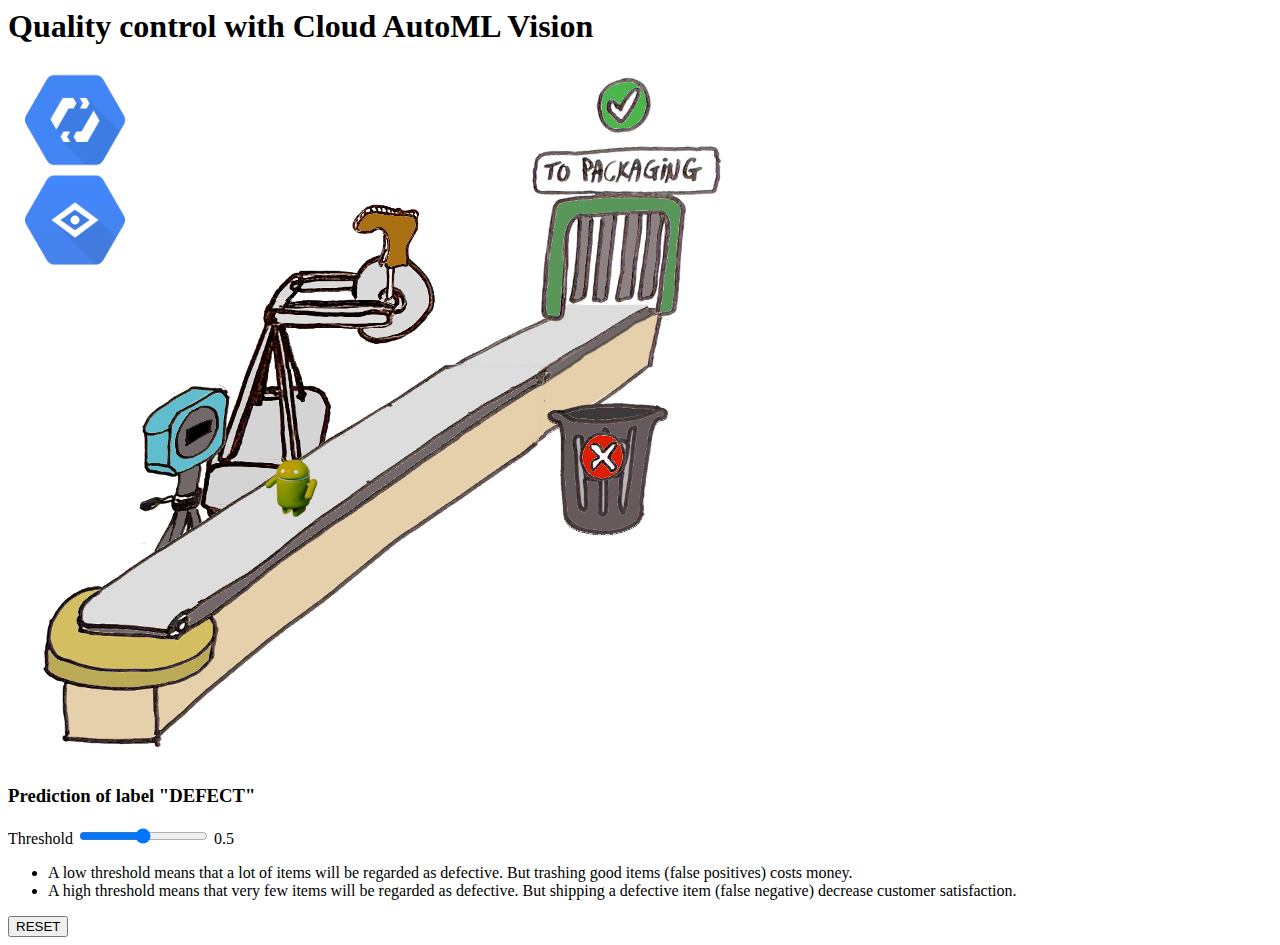
<file: quality-control/web-ui/index.html>
<html>
    <head>
        <title>Manufacturing plant quality control</title>
        <link rel="stylesheet" href="static/qc.css">
    </head>
    <body>
        <h1>Quality control with Cloud AutoML Vision</h1>
        <div class="setup2" id="scene">
            <!-- Scenery background -->
            <div class="sprite" id="foot-holder-front"></div>
            <div class="sprite" id="trash-front"></div>
            <div class="sprite" id="packaging-door"></div>
            <div class="sprite" id="automl-logo"></div>
            <div class="sprite" id="vision-logo"></div>

            <!-- Moving parts -->
            <div class="sprite hidden" id="flash"></div>
            <div class="sprite" id="foot"></div>
            <div class="sprite hidden" id="mugshot">
                <img id="mugshot-pic" />
            </div>
            <div class="sprite hidden" id="uploading-mugshot"></div>
            <div class="sprite hidden" id="getting-prediction"></div>
        </div>
        <form>
            <h3>Prediction of label "DEFECT"</h3>
            <label for="threshold">
                Threshold
                <input type="range" id="threshold" />
                <span id="threshold-display-value">0.5</span>
            </label>
            <ul>
                <li>
                    A low threshold means that a lot of items will be regarded as defective. But trashing good items (false positives) costs money.
                </li>
                <li>
                    A high threshold means that very few items will be regarded as defective. But shipping a defective item (false negative) decrease customer satisfaction.
                </li>
            </ul>
        </form>
        <input type="button" value="RESET" id="reset" />
    </body>
    <script src="static/qc.js"></script>
</html>
</file>
<file: quality-control/web-ui/static/qc.css>
body {
    background-color: white;
}

.setup2 {
    background-image: url(QualityControl-setup2.png);
    background-repeat: no-repeat;
    width:767px;
    height:700px;
}

#flash {
    background-image: url(flash.png);
    background-repeat: no-repeat;
    width:767px;
    height:700px;
    z-index: 20;
}

.hidden {
    display: none;
}

.sprite {
    position: absolute;
}

#foot {
    background-image: url(foot.png);
    background-repeat: no-repeat;
    transform-origin: bottom center;
    width: 75px;
    height: 101px;
    left: 352px;
    top: 200px;
    z-index: 10;
}

#foot-holder-front {
    background-image: url(foot-holder-front.png);
    background-repeat: no-repeat;
    background-size: 160px 70px;
    width: 160px;
    height: 70px;
    left: 241px;
    top: 300px;
    z-index: 20;
}

#trash-front {
    background-image: url(trash-front.png);
    background-repeat: no-repeat;
    width: 128px;
    height: 138px;
    left: 544px;
    top: 400px;
    z-index: 20;
}

#packaging-door {
    background-image: url(packaging-door.png);
    background-repeat: no-repeat;
    width: 165px;
    height: 130px;
    left: 526px;
    top: 193px;
    z-index: 20;
}

#automl-logo{
    background-image: url(cloud-automl-logo.png);
    background-repeat: no-repeat;
    background-size: 100px 100px;
    width: 100px;
    height: 100px;
    left: 25px;
    top: 70px;
    z-index: 20;
}

#vision-logo{
    background-image: url(cloud-vision-logo.png);
    background-repeat: no-repeat;
    background-size: 100px 100px;
    width: 100px;
    height: 100px;
    left: 25px;
    top: 170px;
    z-index: 20;
}

#mugshot {
    border: solid 2px #999;
    width: 60px;
    height: 40px;
    overflow:hidden;
    z-index: 20;
}

#mugshot-pic {
    width: 60px;
}

#uploading-mugshot {
    border-left: dotted 2px #44A;
    left: 65px;
    top: 260px;
    width: 10px;
    height: 105px;
    z-index: 5;
}

#getting-prediction {
    left: 120px;
    top: 215px;
    width: 190px;
    height: 55px;
    padding-left: 20px;
    z-index: 5;
}

#getting-prediction.defect {
    border-top: dotted 4px red;
    border-right: dotted 4px red;
    color: #500;
}

#getting-prediction.ok {
    border-top: dotted 2px green;
    border-right: dotted 2px green;
    color: #050;
}
</file>
